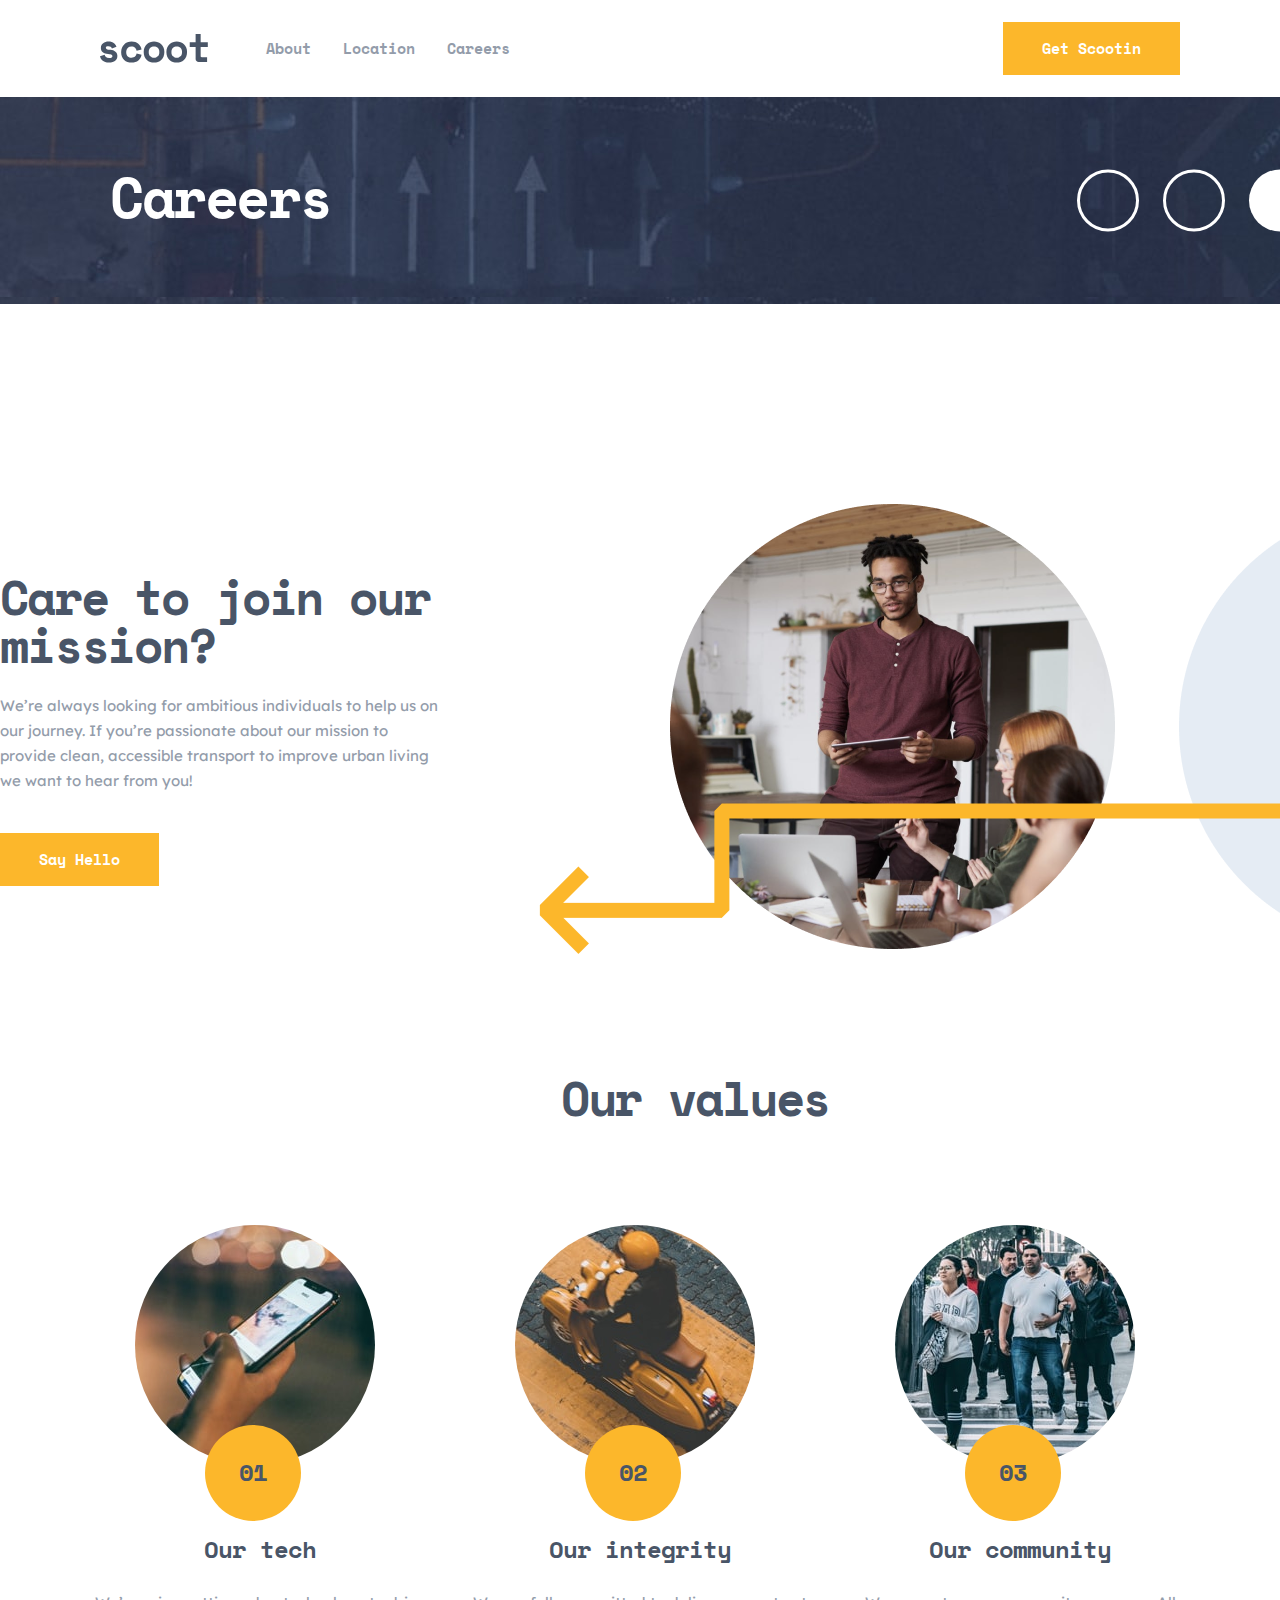
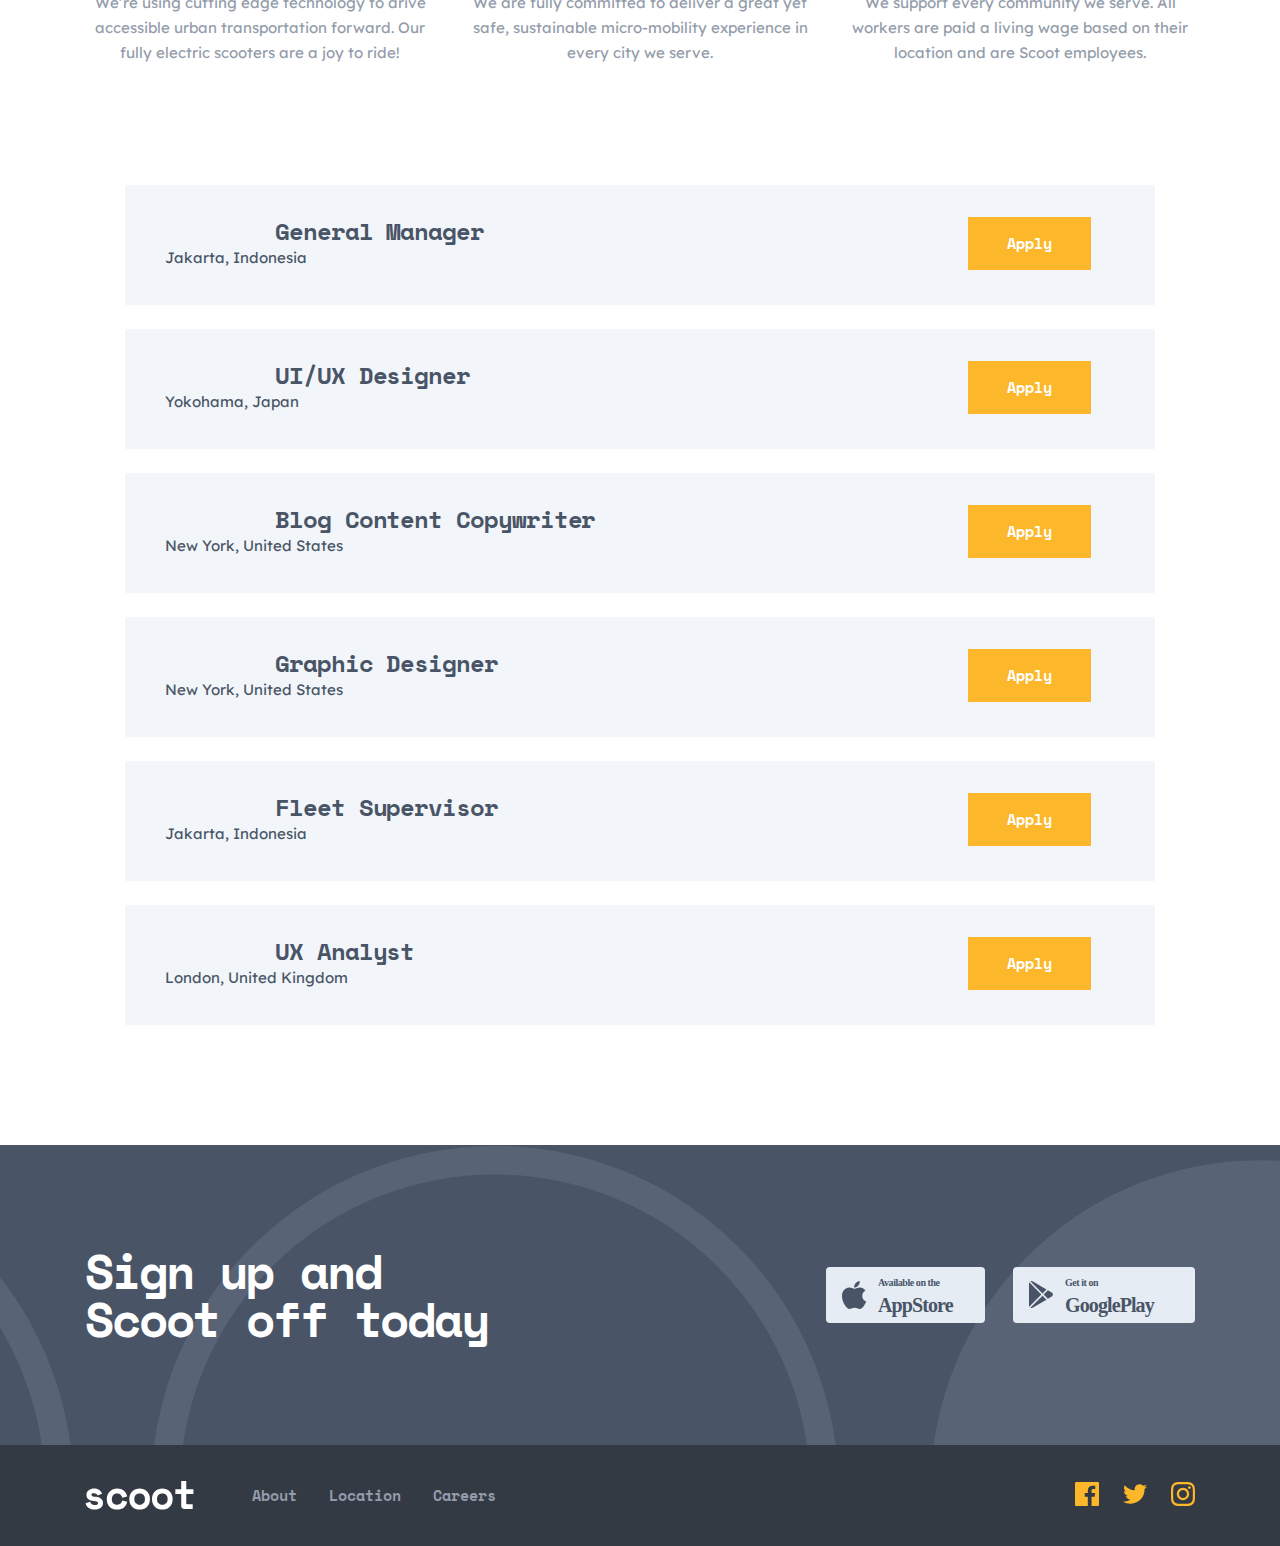
<file: careers.html>
<!DOCTYPE html>
<html lang="en">
<head>
  <meta charset="UTF-8">
  <meta name="viewport" content="width=device-width, initial-scale=1.0">
  
  <link rel="icon" type="image/png" sizes="32x32" href="./images/favicon-32x32.png">
  <link rel="stylesheet" href="assets/style/css/style.css">
  
  <title> Scoot</title>
</head>
<body>
  
  <!-- Header Section Start -->
  <header class="container">
    <menu>
      <nav>
        <div class="hamb-menu">
          <img src="assets/icons/hamburger.svg" alt="Mobile menu icon">
        </div>
        <div class="logo_menu">
          <a href="index.html">
            <img src="assets/logo.svg" alt="Logo">  
          </a>
          <ul>
            <li><a href="about.html">About</a></li>
            <li><a href="locations.html">Location</a></li>
            <li><a href="careers.html">Careers</a></li>
          </ul>
        </div>
        <div class="mobile-hiddin"></div>
        <button class="btn">
          <a href="#">
            Get Scootin
          </a>
        </button>
      </nav>
    </menu>
  </header>
  <!-- Header Section End -->
  
  <!-- Main Section Start -->
  <main>
    <!-- Banner Section Start -->
    <section class="careers-banner">
      <div class="c_banner-items banner-container">
        <h5>Careers</h5>
        <img src="assets/patterns/banner-circles.svg" alt="Circles">
      </div>
    </section>
    <!-- Banner Section End -->
    
    <!-- Page Main Section Start -->
    
    <!-- Mission Secion -->
    <div class="mission">
      <div class="mission__items">
        <div class="mission__text">
          <h4>Care to join our mission?</h4>
          <p>We’re always looking for ambitious individuals to help us on our journey. If you’re 
            passionate about our mission to provide clean, accessible transport to improve urban 
            living we want to hear from you!</p>
            <button class="btn">
              <a href="#">
                Say Hello
              </a>
            </button>
          </div>
          <div class="mission__image">
            <picture>
              <source media="(max-width:768px)" srcset="assets/images/join-us-mobile.png">
              <img src="assets/images/join-us.jpg" alt="Join Us">
            </picture>
          </div>
        </div>
      </div>
      <!-- Mission Secion -->
      
      <!-- For Join Section -->
      <section class="values container">
        <h5>Our values</h5>
        <div class="cards">
          <div class="card_1">
            <img src="assets/images/our-tech.jpg" alt="Our Tech">
            <div class="number">
              <p>01</p>
            </div>
            <h6>Our tech</h6>
            <div class="p-cards">
              <p>We’re using cutting edge technology to drive accessible urban transportation forward. Our fully electric scooters are a joy to ride!</p>
            </div>
          </div>
          <div class="card_2">
            <img src="assets/images/our-integrity.jpg" alt="Our Integrity">
            <div class="number">
              <p>02</p>
            </div>
            <h6>Our integrity</h6>
            <div class="p-cards">
              <p>We are fully committed to deliver a great yet safe, sustainable micro-mobility experience in every city we serve.</p>
            </div>
          </div>
          <div class="card_3">
            <img src="assets/images/our-community.jpg" alt="Our Community">
            <div class="number">
              <p>03</p>
            </div>
            <h6>Our community</h6>
            <div class="p-cards">
              <p>We support every community we serve. All workers are paid a living wage based on their location and are Scoot employees.</p>
            </div>
          </div>
        </div>
      </section>
      <!-- For Join Section -->
      
      <!-- Workers Section -->
      <section class="workers container">
        <div class="worker">
          <div class="people_info">
            <h5>General Manager</h5>
            <p>Jakarta, Indonesia</p>
          </div>
          <button class="btn">
            <a href="#">
              Apply
            </a>
          </button>
        </div>
        <div class="worker">
          <div class="people_info">
            <h5>UI/UX Designer</h5>
            <p>Yokohama, Japan</p>
          </div>
          <button class="btn">
            <a href="#">
              Apply
            </a>
          </button>
        </div>
        <div class="worker">
          <div class="people_info">
            <h5>Blog Content Copywriter</h5>
            <p>New York, United States</p>
          </div>
          <button class="btn">
            <a href="#">
              Apply
            </a>
          </button>
        </div>
        <div class="worker">
          <div class="people_info">
            <h5>Graphic Designer</h5>
            <p>New York, United States</p>
          </div>
          <button class="btn">
            <a href="#">
              Apply
            </a>
          </button>
        </div>
        <div class="worker">
          <div class="people_info">
            <h5>Fleet Supervisor</h5>
            <p>Jakarta, Indonesia</p>
          </div>
          <button class="btn">
            <a href="#">
              Apply
            </a>
          </button>
        </div>
        <div class="worker">
          <div class="people_info">
            <h5>UX Analyst</h5>
            <p>London, United Kingdom</p>
          </div>
          <button class="btn">
            <a href="#">
              Apply
            </a>
          </button>
        </div>
      </section>
      <!-- Workers Section -->
      
      <!-- Page Main Section End -->
    </main>
    <!-- Main Section End -->
    
    <!-- Footer Section Start -->
    <footer>
      <div class="footer__items ">
        <div class="footer-info container">
          <div class="info__text">
            <h5>Sign up and Scoot off today</h5>
          </div>
          <div class="download">
            <img src="assets/icons/app-store.svg" alt="App Store Icon">
            <img src="assets/icons/google-play.svg" alt="Google Play Icon">
          </div>
        </div>
      </div>
      <div class="navigation">
        <div class="navigation__items container">
          <div class="navbar">
            <div class="logo">
              <img src="assets/logo-footer.svg" alt="Logo">
            </div>
            <nav>
              <ul>
                <li><a href="about.html">About</a></li>
                <li><a href="locations.html">Location</a></li>
                <li><a href="careers.html">Careers</a></li>
              </ul>
            </nav>
          </div>
          <div class="social">
            <a href="#">
              <svg xmlns="http://www.w3.org/2000/svg" width="120" height="24" viewBox="0 0 120 24" fill="none">
                <path d="M22.675 0H1.325C0.593 0 0 0.593 0 1.325V22.676C0 23.407 0.593 24 1.325 24H12.82V14.706H9.692V11.084H12.82V8.413C12.82 5.313 14.713 3.625 17.479 3.625C18.804 3.625 19.942 3.724 20.274 3.768V7.008L18.356 7.009C16.852 7.009 16.561 7.724 16.561 8.772V11.085H20.148L19.681 14.707H16.561V24H22.677C23.407 24 24 23.407 24 22.675V1.325C24 0.593 23.407 0 22.675 0Z" fill="#FCB72B"/>
                <path fill-rule="evenodd" clip-rule="evenodd" d="M108 0C104.741 0 104.333 0.014 103.053 0.072C98.695 0.272 96.273 2.69 96.073 7.052C96.014 8.333 96 8.741 96 12C96 15.259 96.014 15.668 96.072 16.948C96.272 21.306 98.69 23.728 103.052 23.928C104.333 23.986 104.741 24 108 24C111.259 24 111.668 23.986 112.948 23.928C117.302 23.728 119.73 21.31 119.927 16.948C119.986 15.668 120 15.259 120 12C120 8.741 119.986 8.333 119.928 7.053C119.732 2.699 117.311 0.273 112.949 0.073C111.668 0.014 111.259 0 108 0ZM108 2.163C111.204 2.163 111.584 2.175 112.85 2.233C116.102 2.381 117.621 3.924 117.769 7.152C117.827 8.417 117.838 8.797 117.838 12.001C117.838 15.206 117.826 15.585 117.769 16.85C117.62 20.075 116.105 21.621 112.85 21.769C111.584 21.827 111.206 21.839 108 21.839C104.796 21.839 104.416 21.827 103.151 21.769C99.891 21.62 98.38 20.07 98.232 16.849C98.174 15.584 98.162 15.205 98.162 12C98.162 8.796 98.175 8.417 98.232 7.151C98.381 3.924 99.896 2.38 103.151 2.232C104.417 2.175 104.796 2.163 108 2.163ZM101.838 12C101.838 8.597 104.597 5.838 108 5.838C111.403 5.838 114.162 8.597 114.162 12C114.162 15.404 111.403 18.163 108 18.163C104.597 18.163 101.838 15.403 101.838 12ZM108 16C105.791 16 104 14.21 104 12C104 9.791 105.791 8 108 8C110.209 8 112 9.791 112 12C112 14.21 110.209 16 108 16ZM112.965 5.595C112.965 4.8 113.61 4.155 114.406 4.155C115.201 4.155 115.845 4.8 115.845 5.595C115.845 6.39 115.201 7.035 114.406 7.035C113.61 7.035 112.965 6.39 112.965 5.595Z" fill="#FCB72B"/>
                <path d="M72 4.55705C71.117 4.94905 70.168 5.21305 69.172 5.33205C70.189 4.72305 70.97 3.75805 71.337 2.60805C70.386 3.17205 69.332 3.58205 68.21 3.80305C67.313 2.84605 66.032 2.24805 64.616 2.24805C61.437 2.24805 59.101 5.21405 59.819 8.29305C55.728 8.08805 52.1 6.12805 49.671 3.14905C48.381 5.36205 49.002 8.25705 51.194 9.72305C50.388 9.69705 49.628 9.47605 48.965 9.10705C48.911 11.388 50.546 13.522 52.914 13.997C52.221 14.185 51.462 14.229 50.69 14.081C51.316 16.037 53.134 17.46 55.29 17.5C53.22 19.123 50.612 19.848 48 19.54C50.179 20.937 52.768 21.752 55.548 21.752C64.69 21.752 69.855 14.031 69.543 7.10605C70.505 6.41105 71.34 5.54405 72 4.55705Z" fill="#FCB72B"/>
                </svg>
            </a>
          </div>
        </div>
      </div>
    </footer>
    <!-- Footer Secion End -->
      
    </body>
    </html>
</file>
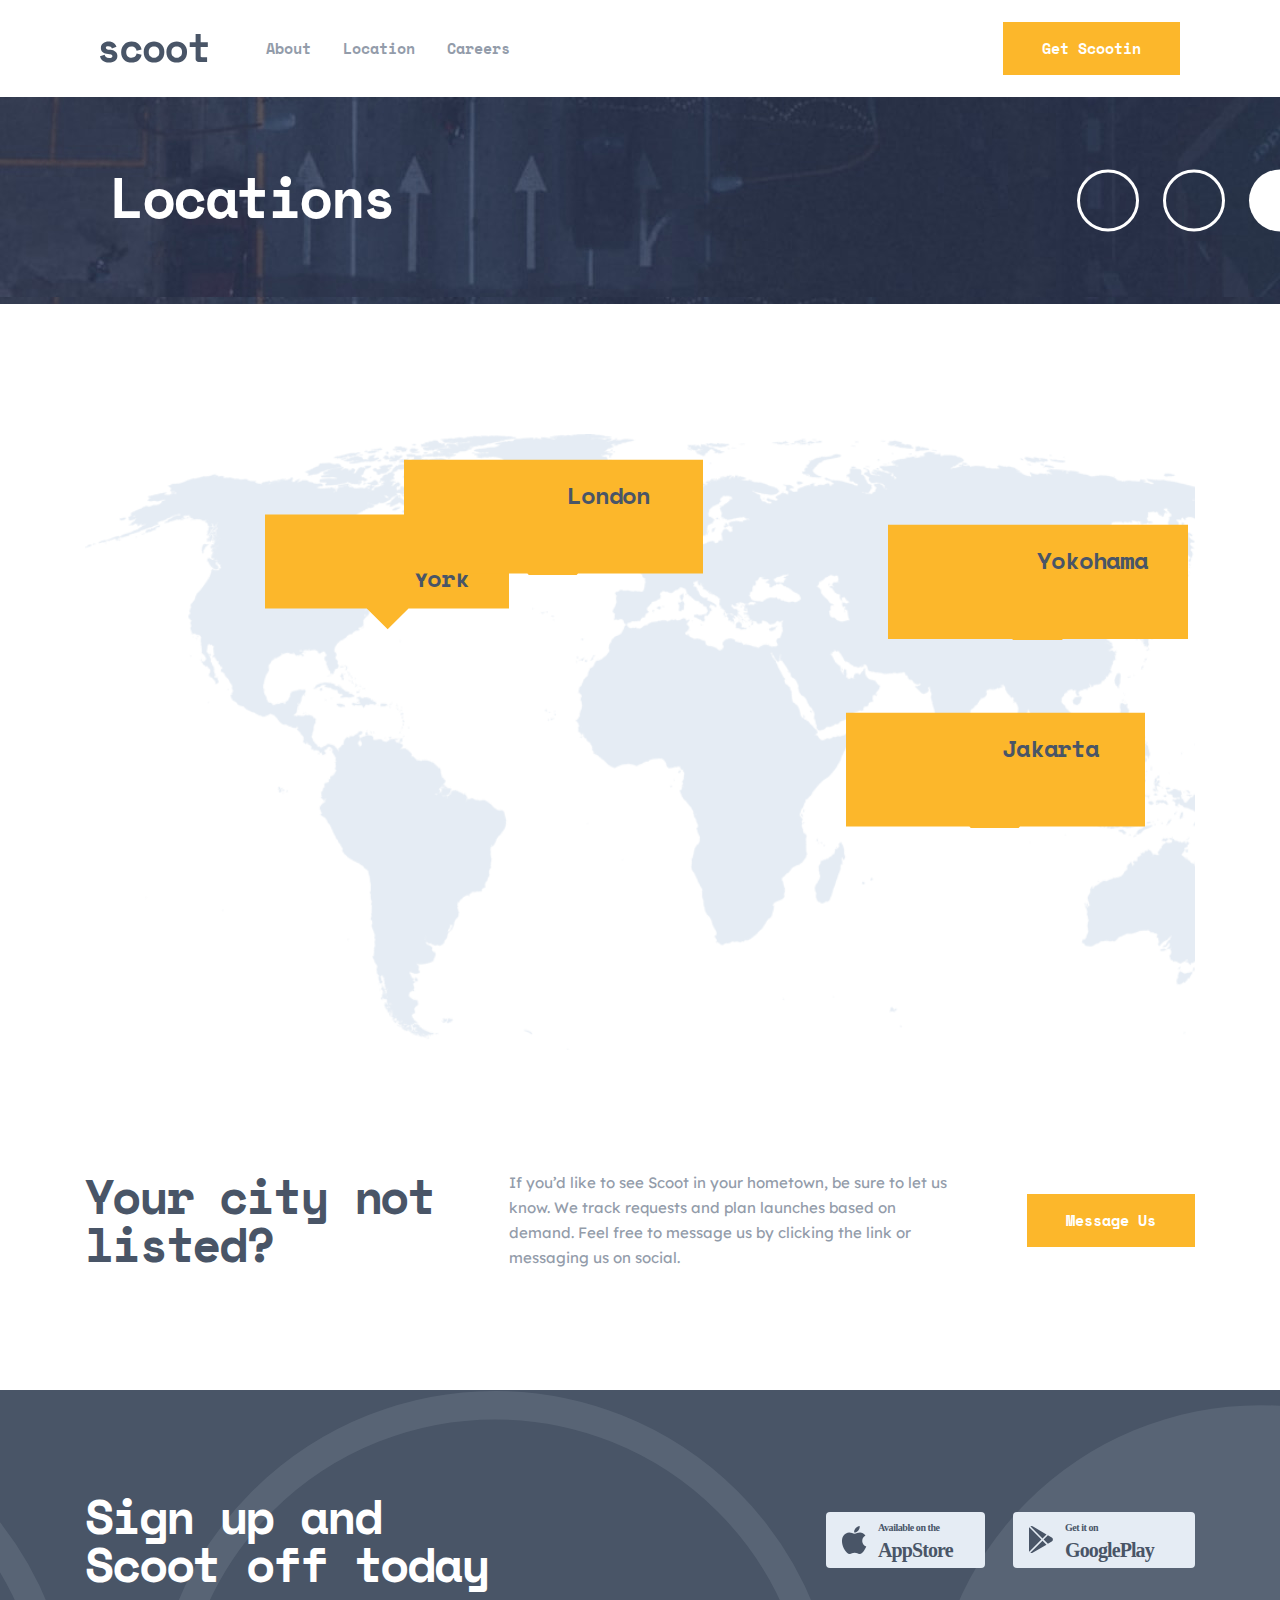
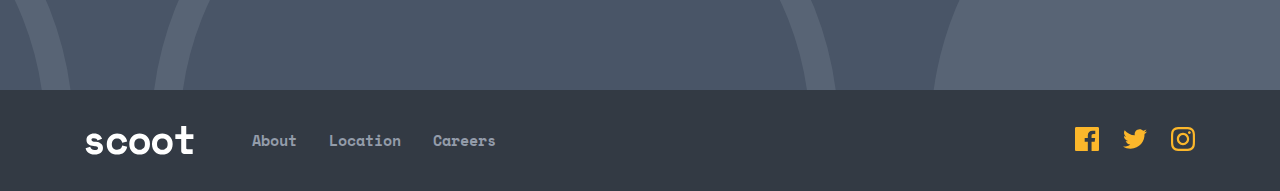
<file: locations.html>
<!DOCTYPE html>
<html lang="en">
<head>
  <meta charset="UTF-8">
  <meta name="viewport" content="width=device-width, initial-scale=1.0">
  
  <link rel="icon" type="image/png" sizes="32x32" href="./images/favicon-32x32.png">
  <link rel="stylesheet" href="assets/style/css/style.css">
  
  <title>| Scoot</title>
</head>
<body>
  
  <!-- Header Section Start -->
  <header class="container">
    <menu>
      <nav>
        <div class="hamb-menu">
          <img src="assets/icons/hamburger.svg" alt="Mobile menu icon">
        </div>
        <div class="logo_menu">
          <a href="index.html">
            <img src="assets/logo.svg" alt="Logo">  
          </a>
          <ul>
            <li><a href="about.html">About</a></li>
            <li><a href="locations.html">Location</a></li>
            <li><a href="careers.html">Careers</a></li>
          </ul>
        </div>
        <div class="mobile-hiddin"></div>
        <button class="btn">
          <a href="#">
            Get Scootin
          </a>
        </button>
      </nav>
    </menu>
  </header>
  <!-- Header Section End -->
  
  <!-- Main Section Start -->
  <main>
    <!-- Section Banner Start -->
    <section class="careers-banner">
      <div class="c_banner-items banner-container">
        <h5>Locations</h5>
        <img src="assets/patterns/banner-circles.svg" alt="Circles">
      </div>
    </section>
    <!-- Section Banner End -->
    
    <!-- Map Section Start -->
    <section class="map container">
      <div class="newyork">
        <h5>New York</h5>
      </div>
      <div class="london">
        <h5>London</h5>
      </div>
      <div class="yokohama">
        <h5>Yokohama</h5>
      </div>
      <div class="jakarta">
        <h5>Jakarta</h5>
      </div>
    </section>
    <!-- Map Section End -->
    
    <!-- Message Section Start -->
    <section class="message container">
      <h4>Your city not listed?</h4>
      <p>If you’d like to see Scoot in your hometown, be sure to let us know. We track 
        requests and plan launches based on demand. Feel free to message us by clicking 
        the link or messaging us on social.
      </p>
      <button class="btn">
        <a href="#">
          Message Us
        </a>
      </button>
    </section>
    <!-- Message Section End -->

  </main>
  <!-- Main Section End -->
  
  <!-- Footer Section Start -->
  <footer>
    <div class="footer__items ">
      <div class="footer-info container">
        <div class="info__text">
          <h5>Sign up and Scoot off today</h5>
        </div>
        <div class="download">
          <img src="assets/icons/app-store.svg" alt="App Store Icon">
          <img src="assets/icons/google-play.svg" alt="Google Play Icon">
        </div>
      </div>
    </div>
    <div class="navigation">
      <div class="navigation__items container">
        <div class="navbar">
          <div class="logo">
            <img src="assets/logo-footer.svg" alt="Logo">
          </div>
          <nav>
            <ul>
              <li><a href="about.html">About</a></li>
              <li><a href="locations.html">Location</a></li>
              <li><a href="careers.html">Careers</a></li>
            </ul>
          </nav>
        </div>
        <div class="social">
          <a href="#">
            <svg xmlns="http://www.w3.org/2000/svg" width="120" height="24" viewBox="0 0 120 24" fill="none">
              <path d="M22.675 0H1.325C0.593 0 0 0.593 0 1.325V22.676C0 23.407 0.593 24 1.325 24H12.82V14.706H9.692V11.084H12.82V8.413C12.82 5.313 14.713 3.625 17.479 3.625C18.804 3.625 19.942 3.724 20.274 3.768V7.008L18.356 7.009C16.852 7.009 16.561 7.724 16.561 8.772V11.085H20.148L19.681 14.707H16.561V24H22.677C23.407 24 24 23.407 24 22.675V1.325C24 0.593 23.407 0 22.675 0Z" fill="#FCB72B"/>
              <path fill-rule="evenodd" clip-rule="evenodd" d="M108 0C104.741 0 104.333 0.014 103.053 0.072C98.695 0.272 96.273 2.69 96.073 7.052C96.014 8.333 96 8.741 96 12C96 15.259 96.014 15.668 96.072 16.948C96.272 21.306 98.69 23.728 103.052 23.928C104.333 23.986 104.741 24 108 24C111.259 24 111.668 23.986 112.948 23.928C117.302 23.728 119.73 21.31 119.927 16.948C119.986 15.668 120 15.259 120 12C120 8.741 119.986 8.333 119.928 7.053C119.732 2.699 117.311 0.273 112.949 0.073C111.668 0.014 111.259 0 108 0ZM108 2.163C111.204 2.163 111.584 2.175 112.85 2.233C116.102 2.381 117.621 3.924 117.769 7.152C117.827 8.417 117.838 8.797 117.838 12.001C117.838 15.206 117.826 15.585 117.769 16.85C117.62 20.075 116.105 21.621 112.85 21.769C111.584 21.827 111.206 21.839 108 21.839C104.796 21.839 104.416 21.827 103.151 21.769C99.891 21.62 98.38 20.07 98.232 16.849C98.174 15.584 98.162 15.205 98.162 12C98.162 8.796 98.175 8.417 98.232 7.151C98.381 3.924 99.896 2.38 103.151 2.232C104.417 2.175 104.796 2.163 108 2.163ZM101.838 12C101.838 8.597 104.597 5.838 108 5.838C111.403 5.838 114.162 8.597 114.162 12C114.162 15.404 111.403 18.163 108 18.163C104.597 18.163 101.838 15.403 101.838 12ZM108 16C105.791 16 104 14.21 104 12C104 9.791 105.791 8 108 8C110.209 8 112 9.791 112 12C112 14.21 110.209 16 108 16ZM112.965 5.595C112.965 4.8 113.61 4.155 114.406 4.155C115.201 4.155 115.845 4.8 115.845 5.595C115.845 6.39 115.201 7.035 114.406 7.035C113.61 7.035 112.965 6.39 112.965 5.595Z" fill="#FCB72B"/>
              <path d="M72 4.55705C71.117 4.94905 70.168 5.21305 69.172 5.33205C70.189 4.72305 70.97 3.75805 71.337 2.60805C70.386 3.17205 69.332 3.58205 68.21 3.80305C67.313 2.84605 66.032 2.24805 64.616 2.24805C61.437 2.24805 59.101 5.21405 59.819 8.29305C55.728 8.08805 52.1 6.12805 49.671 3.14905C48.381 5.36205 49.002 8.25705 51.194 9.72305C50.388 9.69705 49.628 9.47605 48.965 9.10705C48.911 11.388 50.546 13.522 52.914 13.997C52.221 14.185 51.462 14.229 50.69 14.081C51.316 16.037 53.134 17.46 55.29 17.5C53.22 19.123 50.612 19.848 48 19.54C50.179 20.937 52.768 21.752 55.548 21.752C64.69 21.752 69.855 14.031 69.543 7.10605C70.505 6.41105 71.34 5.54405 72 4.55705Z" fill="#FCB72B"/>
              </svg>
          </a>
        </div>
      </div>
    </div>
  </footer>
  <!-- Footer Section End -->
  
  </body>
  </html>
</file>
<file: assets/style/css/style.css>
@import url("https://fonts.googleapis.com/css2?family=Lexend+Deca&family=Space+Mono:wght@700&display=swap");
@import url("https://fonts.googleapis.com/css2?family=Lexend+Deca&family=Space+Mono:wght@700&display=swap");
* {
  margin: 0;
  padding: 0;
  box-sizing: border-box;
}

button {
  box-sizing: border-box;
}

img {
  display: block;
}

a {
  color: inherit;
  text-decoration: none;
}

li {
  list-style: none;
}

.container {
  max-width: 1110px;
  margin: 0 auto;
}

.banner-container {
  display: flex;
  justify-content: flex-end;
  width: 1350px;
}

.big-container {
  max-width: 1560px;
  margin: 0 auto;
}

* {
  margin: 0;
  padding: 0;
  box-sizing: border-box;
}

button {
  box-sizing: border-box;
}

img {
  display: block;
}

a {
  color: inherit;
  text-decoration: none;
}

li {
  list-style: none;
}

.container {
  max-width: 1110px;
  margin: 0 auto;
}

.banner-container {
  display: flex;
  justify-content: flex-end;
  width: 1350px;
}

.big-container {
  max-width: 1560px;
  margin: 0 auto;
}

header {
  padding: 0px 15px;
}
header menu nav {
  display: flex;
  align-items: center;
  justify-content: space-between;
  padding: 22px 0px;
}
header menu nav .hamb-menu {
  display: none;
}
header menu nav .logo_menu {
  display: flex;
  align-items: center;
  -moz-column-gap: 58.18px;
       column-gap: 58.18px;
}
header menu nav .logo_menu ul {
  display: flex;
  -moz-column-gap: 32px;
       column-gap: 32px;
}
header menu nav .logo_menu ul li a {
  color: #939CAA;
  font-family: Space Mono;
  font-size: 15px;
  font-style: normal;
  font-weight: 700;
  line-height: 25px;
  transition: 0.5s;
}
header menu nav .logo_menu ul li a:hover {
  color: #FCB72B;
}
header menu nav .mobile-hiddin {
  display: none;
}

@media only screen and (max-width: 768px) {
  header menu nav .hamb-menu {
    display: block;
  }
  header menu nav .logo_menu ul {
    display: none;
  }
  header menu nav .mobile-hiddin {
    display: block;
  }
  header menu nav .btn {
    display: none;
  }
}
footer {
  background-color: #495567;
  width: 100%;
}
footer .footer__items {
  background-image: url(../../patterns/white-circles.svg);
  background-size: cover;
  background-position: bottom right;
}
footer .footer__items .footer-info {
  display: flex;
  align-items: center;
  justify-content: space-between;
}
footer .footer__items .footer-info .info__text h5 {
  padding: 102px 0px;
  max-width: 415px;
  color: #FFF;
  font-family: Space Mono;
  font-size: 48px;
  font-weight: 700;
  line-height: 48px;
  letter-spacing: -2.143px;
}
footer .footer__items .footer-info .download {
  display: flex;
  -moz-column-gap: 28px;
       column-gap: 28px;
}
footer .navigation {
  width: 100%;
  background-color: #333A44;
  padding: 0px 15px;
}
footer .navigation .navigation__items {
  padding: 36px 0px;
  display: flex;
  align-items: center;
  justify-content: space-between;
}
footer .navigation .navigation__items .navbar {
  display: flex;
  align-items: center;
  -moz-column-gap: 58.18px;
       column-gap: 58.18px;
}
footer .navigation .navigation__items .navbar nav ul {
  display: flex;
  -moz-column-gap: 32px;
       column-gap: 32px;
}
footer .navigation .navigation__items .navbar nav ul li a {
  color: #939CAA;
  font-family: Space Mono;
  font-size: 15px;
  font-style: normal;
  font-weight: 700;
  line-height: 25px;
  transition: 0.5s;
}
footer .navigation .navigation__items .navbar nav ul li a:hover {
  color: #FCB72B;
}

@media only screen and (max-width: 1024px) {
  footer {
    background-color: #495567;
    width: 100%;
  }
  footer .footer__items {
    background-image: url(../../patterns/white-circles-tablet.svg);
    background-size: cover;
    background-position: bottom right;
  }
  footer .footer__items .footer-info {
    display: flex;
    flex-direction: column;
  }
  footer .footer__items .footer-info .info__text h5 {
    width: 457px;
    color: #FFF;
    text-align: center;
    font-family: Space Mono;
    font-size: 48px;
    font-weight: 700;
    line-height: 48px;
    letter-spacing: -2.143px;
  }
  footer .footer__items .footer-info .download {
    padding-bottom: 62px;
  }
  footer .footer__items .footer-info .download img {
    width: 113px;
  }
}
@media only screen and (max-width: 768px) {
  footer .footer__items .footer-info .info__text h5 {
    max-width: 311px;
    text-align: center;
  }
  footer .navigation__items {
    display: flex;
    flex-direction: column;
    row-gap: 85px;
  }
  footer .navigation__items .navbar {
    flex-direction: column;
    row-gap: 41.44px;
  }
  footer .navigation__items .navbar nav ul {
    flex-direction: column;
    align-items: center;
    row-gap: 16px;
  }
}
.banner {
  background-image: url(../../../../../assets/images/home-hero-desktop.jpg);
  background-size: cover;
}
.banner .banner__items {
  padding: 153px 15px;
}
.banner .banner__items h1 {
  max-width: 500px;
  color: #FFF;
  font-family: Space Mono;
  font-size: 56px;
  font-style: normal;
  font-weight: 700;
  line-height: 56px;
  letter-spacing: -2.5px;
}
.banner .banner__items p {
  padding-top: 40px;
  max-width: 405px;
  color: #FFF;
  font-family: Lexend Deca;
  font-size: 15px;
  font-style: normal;
  font-weight: 400;
  line-height: 25px;
}
.banner .banner__items .btn {
  margin-top: 40px;
}

@media only screen and (max-width: 1340px) {
  h5 {
    padding-left: 110px;
  }
}
@media only screen and (max-width: 1024px) {
  .banner {
    background-image: url(../../../../../assets/images/home-hero-tablet.jpg);
  }
  .banner .banner__items {
    display: flex;
    flex-direction: column;
    align-items: center;
  }
  .banner .banner__items h1 {
    text-align: center;
  }
  .banner .banner__items p {
    text-align: center;
    max-width: 573px;
  }
}
@media only screen and (max-width: 566px) {
  .banner {
    background-image: url(../../../../../assets/images/home-hero-mobile.jpg);
  }
}
@media only screen and (max-width: 500px) {
  .banner .banner__items p {
    max-width: 311px;
  }
}
.delivery {
  max-width: 1110px;
  margin: 0 auto;
}
.delivery .line {
  display: flex;
  align-items: center;
  justify-content: space-between;
  max-width: 840px;
  height: 15px;
  background-color: #E5ECF4;
  margin-top: 208px;
}
.delivery .text_item {
  display: flex;
  padding-top: 60px;
}
.delivery .text_item #item h3 {
  color: #495567;
  font-family: Space Mono;
  font-size: 24px;
  font-style: normal;
  font-weight: 700;
  line-height: 28px;
  letter-spacing: -1.071px;
}
.delivery .text_item #item p {
  max-width: 350px;
  color: #939CAA;
  font-family: Lexend Deca;
  font-size: 15px;
  font-style: normal;
  font-weight: 400;
  line-height: 25px;
}
.delivery .text_item .scooter {
  margin-left: 30px;
}
.delivery .text_item .ride {
  margin-left: 30px;
}

.delivery_mobile {
  display: none;
}

@media only screen and (max-width: 1024px) {
  .delivery {
    display: flex;
    flex-direction: row;
    margin-left: 97px;
  }
  .delivery .line {
    display: flex;
    align-items: center;
    flex-direction: column;
    justify-content: space-between;
    max-width: 15px;
    height: 420px;
    background-color: #E5ECF4;
    margin-top: 208px;
  }
  .delivery .text_item {
    display: flex;
    flex-direction: column;
    justify-content: space-between;
    padding-top: 180px;
  }
  .delivery .text_item #item {
    padding-left: 120px;
  }
  .delivery .text_item #item h3 {
    color: #495567;
    font-family: Space Mono;
    font-size: 24px;
    font-style: normal;
    font-weight: 700;
    line-height: 28px;
    letter-spacing: -1.071px;
  }
  .delivery .text_item #item p {
    max-width: 350px;
    color: #939CAA;
    font-family: Lexend Deca;
    font-size: 15px;
    font-style: normal;
    font-weight: 400;
    line-height: 25px;
  }
  .delivery .text_item .scooter {
    margin-top: 0px;
    margin-left: 0px;
  }
  .delivery .text_item .ride {
    margin-top: 0;
    margin-left: 0px;
  }
}
@media only screen and (max-width: 640px) {
  .delivery {
    display: none;
  }
  .delivery_mobile {
    display: flex;
    flex-direction: column;
    max-width: 1110px;
    margin: 0 auto;
    padding-top: 72px;
  }
  .delivery_mobile .mobile_item {
    margin-top: 48px;
  }
  .delivery_mobile .mobile_item img {
    display: flex;
    align-items: center;
    margin: 0 auto;
    padding-bottom: 24px;
  }
  .delivery_mobile .mobile_item h3 {
    max-width: 200px;
    color: #495567;
    text-align: center;
    font-family: Space Mono;
    font-size: 20px;
    font-style: normal;
    font-weight: 700;
    line-height: 28px;
    letter-spacing: -0.893px;
    padding-bottom: 24px;
    margin: 0 auto;
  }
  .delivery_mobile .mobile_item p {
    max-width: 311px;
    margin: 0 auto;
    color: #939CAA;
    text-align: center;
    font-family: Lexend Deca;
    font-size: 15px;
    font-style: normal;
    font-weight: 400;
    line-height: 25px;
  }
}
.telemetry {
  display: flex;
  align-items: center;
  justify-content: flex-end;
  margin: 0 auto;
  padding-top: 200px;
}
.telemetry .telemetry__items {
  display: flex;
  justify-content: space-between;
  align-items: center;
  width: 1350px;
}
.telemetry .telemetry__items .telemetry__text h4 {
  max-width: 445px;
  color: #495567;
  font-family: Space Mono;
  font-size: 48px;
  font-style: normal;
  font-weight: 700;
  line-height: 48px;
  letter-spacing: -2.143px;
}
.telemetry .telemetry__items .telemetry__text p {
  max-width: 445px;
  padding-top: 24px;
  color: #939CAA;
  font-family: Lexend Deca;
  font-size: 15px;
  font-style: normal;
  font-weight: 400;
  line-height: 25px;
}
.telemetry .telemetry__items .telemetry__text .btn {
  box-sizing: border-box;
  margin-top: 40px;
}
.telemetry .telemetry__items .telemetry-img .ava {
  display: none;
}

.city {
  display: flex;
  align-items: center;
  justify-content: flex-start;
  margin: 0 auto;
  padding-top: 200px;
}
.city .city_items {
  display: flex;
  justify-content: space-between;
  align-items: center;
  width: 1350px;
}
.city .city_items .city_text h4 {
  max-width: 445px;
  color: #495567;
  font-family: Space Mono;
  font-size: 48px;
  font-style: normal;
  font-weight: 700;
  line-height: 48px;
  letter-spacing: -2.143px;
}
.city .city_items .city_text p {
  max-width: 445px;
  padding-top: 24px;
  color: #939CAA;
  font-family: Lexend Deca;
  font-size: 15px;
  font-style: normal;
  font-weight: 400;
  line-height: 25px;
}
.city .city_items .city_text .btn {
  box-sizing: border-box;
  margin-top: 40px;
}
.city .city_items .telemetry__image .ava {
  position: relative;
}
.city .city_items .telemetry__image .icon {
  position: absolute;
}

.payment {
  display: flex;
  align-items: center;
  justify-content: flex-end;
  margin: 0 auto;
  padding-top: 200px;
  padding-bottom: 200px;
}
.payment .payment__items {
  display: flex;
  justify-content: space-between;
  align-items: center;
  width: 1350px;
}
.payment .payment__items .payment__text h4 {
  max-width: 445px;
  color: #495567;
  font-family: Space Mono;
  font-size: 48px;
  font-style: normal;
  font-weight: 700;
  line-height: 48px;
  letter-spacing: -2.143px;
}
.payment .payment__items .payment__text p {
  max-width: 445px;
  padding-top: 24px;
  color: #939CAA;
  font-family: Lexend Deca;
  font-size: 15px;
  font-style: normal;
  font-weight: 400;
  line-height: 25px;
}
.payment .payment__items .payment__text .btn {
  box-sizing: border-box;
  margin-top: 40px;
}

@media only screen and (max-width: 1024px) {
  .telemetry .telemetry__items {
    display: flex;
    flex-direction: column-reverse;
    justify-content: space-between;
    align-items: center;
    width: 1350px;
  }
  .telemetry .telemetry__items .telemetry__text {
    display: flex;
    flex-direction: column;
    align-items: center;
  }
  .telemetry .telemetry__items .telemetry__text h4 {
    padding-top: 56px;
    color: #495567;
    text-align: center;
    font-family: Space Mono;
    font-size: 48px;
    font-style: normal;
    font-weight: 700;
    line-height: 48px;
    letter-spacing: -2.143px;
  }
  .telemetry .telemetry__items .telemetry__text p {
    max-width: 573px;
    color: #939CAA;
    text-align: center;
    font-family: Lexend Deca;
    font-size: 15px;
    font-style: normal;
    font-weight: 400;
    line-height: 25px;
  }
}
@media only screen and (max-width: 768px) {
  .telemetry .telemetry__items {
    display: flex;
    flex-direction: column-reverse;
    justify-content: space-between;
    align-items: center;
    width: 1350px;
  }
  .telemetry .telemetry__items .telemetry__text {
    display: flex;
    flex-direction: column;
    align-items: center;
  }
  .telemetry .telemetry__items .telemetry__text h4 {
    width: 311px;
    color: #495567;
    text-align: center;
    font-family: Space Mono;
    font-size: 32px;
    font-style: normal;
    font-weight: 700;
    line-height: 32px;
    letter-spacing: -1.429px;
  }
  .telemetry .telemetry__items .telemetry__text p {
    width: 311px;
    color: #939CAA;
    text-align: center;
    font-family: Lexend Deca;
    font-size: 15px;
    font-style: normal;
    font-weight: 400;
    line-height: 25px;
  }
}
@media only screen and (max-width: 1024px) {
  .city {
    display: flex;
    align-items: center;
    justify-content: flex-end;
    margin: 0 auto;
    padding-top: 200px;
  }
  .city .city_items {
    display: flex;
    flex-direction: column;
    justify-content: space-between;
    align-items: center;
    width: 1350px;
  }
  .city .city_items .city_text {
    display: flex;
    flex-direction: column;
    align-items: center;
  }
  .city .city_items .city_text h4 {
    padding-top: 56px;
    color: #495567;
    text-align: center;
    font-family: Space Mono;
    font-size: 48px;
    font-style: normal;
    font-weight: 700;
    line-height: 48px;
    letter-spacing: -2.143px;
  }
  .city .city_items .city_text p {
    max-width: 573px;
    color: #939CAA;
    text-align: center;
    font-family: Lexend Deca;
    font-size: 15px;
    font-style: normal;
    font-weight: 400;
    line-height: 25px;
  }
}
@media only screen and (max-width: 768px) {
  .city .city_items {
    display: flex;
    flex-direction: column;
    justify-content: space-between;
    align-items: center;
    width: 1350px;
  }
  .city .city_items .city_text {
    display: flex;
    flex-direction: column;
    align-items: center;
  }
  .city .city_items .city_text h4 {
    width: 311px;
    color: #495567;
    text-align: center;
    font-family: Space Mono;
    font-size: 32px;
    font-style: normal;
    font-weight: 700;
    line-height: 32px;
    letter-spacing: -1.429px;
  }
  .city .city_items .city_text p {
    width: 311px;
    color: #939CAA;
    text-align: center;
    font-family: Lexend Deca;
    font-size: 15px;
    font-style: normal;
    font-weight: 400;
    line-height: 25px;
  }
}
@media only screen and (max-width: 1024px) {
  .payment .payment__items {
    display: flex;
    flex-direction: column-reverse;
    justify-content: space-between;
    align-items: center;
    width: 1350px;
  }
  .payment .payment__items .payment__text {
    display: flex;
    flex-direction: column;
    align-items: center;
  }
  .payment .payment__items .payment__text h4 {
    padding-top: 56px;
    color: #495567;
    text-align: center;
    font-family: Space Mono;
    font-size: 48px;
    font-style: normal;
    font-weight: 700;
    line-height: 48px;
    letter-spacing: -2.143px;
  }
  .payment .payment__items .payment__text p {
    max-width: 573px;
    color: #939CAA;
    text-align: center;
    font-family: Lexend Deca;
    font-size: 15px;
    font-style: normal;
    font-weight: 400;
    line-height: 25px;
  }
}
@media only screen and (max-width: 768px) {
  .payment .payment__items {
    display: flex;
    flex-direction: column-reverse;
    justify-content: space-between;
    align-items: center;
    width: 1350px;
  }
  .payment .payment__items .payment__text {
    display: flex;
    flex-direction: column;
    align-items: center;
  }
  .payment .payment__items .payment__text h4 {
    width: 311px;
    color: #495567;
    text-align: center;
    font-family: Space Mono;
    font-size: 32px;
    font-style: normal;
    font-weight: 700;
    line-height: 32px;
    letter-spacing: -1.429px;
  }
  .payment .payment__items .payment__text p {
    width: 311px;
    color: #939CAA;
    text-align: center;
    font-family: Lexend Deca;
    font-size: 15px;
    font-style: normal;
    font-weight: 400;
    line-height: 25px;
  }
}
.about-banner {
  display: flex;
  justify-content: flex-end;
  background-image: url(../../images/about-hero-desktop.jpg);
}
.about-banner .a_banner-items {
  justify-content: space-between;
  padding: 72px 0px;
}
.about-banner .a_banner-items h5 {
  color: #FFF;
  font-family: Space Mono;
  font-size: 56px;
  font-weight: 700;
  line-height: 56px;
  letter-spacing: -2.5px;
}

@media only screen and (max-width: 1110px) {
  .about-banner h5 {
    padding-left: 20px;
  }
}
@media only screen and (max-width: 1024px) {
  .about-banner {
    background-image: url(../../images/about-hero-tablet.jpg);
  }
  .about-banner h5 {
    padding-left: 97px;
  }
}
@media only screen and (max-width: 768px) {
  .about-banner {
    display: flex;
    justify-content: flex-end;
    background-image: url(../../images/about-hero-desktop.jpg);
  }
  .about-banner .a_banner-items {
    display: flex;
    flex-direction: row;
    align-items: center;
    justify-content: center;
    width: 1350px;
    padding: 72px 0px;
  }
  .about-banner .a_banner-items h5 {
    padding-left: 0px;
  }
  .about-banner .a_banner-items img {
    display: none;
  }
}
.digital {
  display: flex;
  align-items: center;
  justify-content: flex-end;
  margin: 0 auto;
  padding-top: 120px;
}
.digital .digital__items {
  display: flex;
  justify-content: space-between;
  align-items: center;
  width: 1350px;
}
.digital .digital__items .digital__text h4 {
  max-width: 445px;
  color: #495567;
  font-family: Space Mono;
  font-size: 48px;
  font-style: normal;
  font-weight: 700;
  line-height: 48px;
  letter-spacing: -2.143px;
}
.digital .digital__items .digital__text p {
  max-width: 445px;
  padding-top: 24px;
  color: #939CAA;
  font-family: Lexend Deca;
  font-size: 15px;
  font-style: normal;
  font-weight: 400;
  line-height: 25px;
}
.digital .digital__items .digital-img .ava {
  display: none;
}

.urban {
  display: flex;
  align-items: center;
  justify-content: flex-start;
  margin: 0 auto;
  padding-top: 120px;
}
.urban .urban_items {
  display: flex;
  justify-content: space-between;
  align-items: center;
  width: 1350px;
}
.urban .urban_items .urban_text h4 {
  max-width: 445px;
  color: #495567;
  font-family: Space Mono;
  font-size: 48px;
  font-style: normal;
  font-weight: 700;
  line-height: 48px;
  letter-spacing: -2.143px;
}
.urban .urban_items .urban_text p {
  max-width: 445px;
  padding-top: 24px;
  color: #939CAA;
  font-family: Lexend Deca;
  font-size: 15px;
  font-style: normal;
  font-weight: 400;
  line-height: 25px;
}

@media only screen and (max-width: 1024px) {
  .digital .digital__items {
    display: flex;
    flex-direction: column-reverse;
    justify-content: space-between;
    align-items: center;
    width: 1350px;
  }
  .digital .digital__items .digital__text {
    display: flex;
    flex-direction: column;
    align-items: center;
  }
  .digital .digital__items .digital__text h4 {
    padding-top: 56px;
    color: #495567;
    text-align: center;
    font-family: Space Mono;
    font-size: 48px;
    font-style: normal;
    font-weight: 700;
    line-height: 48px;
    letter-spacing: -2.143px;
  }
  .digital .digital__items .digital__text p {
    max-width: 573px;
    color: #939CAA;
    text-align: center;
    font-family: Lexend Deca;
    font-size: 15px;
    font-style: normal;
    font-weight: 400;
    line-height: 25px;
  }
}
@media only screen and (max-width: 768px) {
  .digital .digital__items {
    display: flex;
    flex-direction: column-reverse;
    justify-content: space-between;
    align-items: center;
    width: 1350px;
  }
  .digital .digital__items .digital__text {
    display: flex;
    flex-direction: column;
    align-items: center;
  }
  .digital .digital__items .digital__text h4 {
    width: 311px;
    color: #495567;
    text-align: center;
    font-family: Space Mono;
    font-size: 32px;
    font-style: normal;
    font-weight: 700;
    line-height: 32px;
    letter-spacing: -1.429px;
  }
  .digital .digital__items .digital__text p {
    width: 311px;
    color: #939CAA;
    text-align: center;
    font-family: Lexend Deca;
    font-size: 15px;
    font-style: normal;
    font-weight: 400;
    line-height: 25px;
  }
}
@media only screen and (max-width: 1024px) {
  .urban {
    display: flex;
    align-items: center;
    justify-content: flex-end;
    margin: 0 auto;
    padding-top: 200px;
  }
  .urban .urban_items {
    display: flex;
    flex-direction: column;
    justify-content: space-between;
    align-items: center;
    width: 1350px;
  }
  .urban .urban_items .urban_text {
    display: flex;
    flex-direction: column;
    align-items: center;
  }
  .urban .urban_items .urban_text h4 {
    padding-top: 56px;
    color: #495567;
    text-align: center;
    font-family: Space Mono;
    font-size: 48px;
    font-style: normal;
    font-weight: 700;
    line-height: 48px;
    letter-spacing: -2.143px;
  }
  .urban .urban_items .urban_text p {
    max-width: 573px;
    color: #939CAA;
    text-align: center;
    font-family: Lexend Deca;
    font-size: 15px;
    font-style: normal;
    font-weight: 400;
    line-height: 25px;
  }
}
@media only screen and (max-width: 768px) {
  .urban .urban_items {
    display: flex;
    flex-direction: column;
    justify-content: space-between;
    align-items: center;
    width: 1350px;
  }
  .urban .urban_items .urban_text {
    display: flex;
    flex-direction: column;
    align-items: center;
  }
  .urban .urban_items .urban_text h4 {
    width: 311px;
    color: #495567;
    text-align: center;
    font-family: Space Mono;
    font-size: 32px;
    font-style: normal;
    font-weight: 700;
    line-height: 32px;
    letter-spacing: -1.429px;
  }
  .urban .urban_items .urban_text p {
    width: 311px;
    color: #939CAA;
    text-align: center;
    font-family: Lexend Deca;
    font-size: 15px;
    font-style: normal;
    font-weight: 400;
    line-height: 25px;
  }
}
.values h5 {
  padding-top: 120px;
  color: #495567;
  text-align: center;
  font-family: Space Mono;
  font-size: 48px;
  font-style: normal;
  font-weight: 700;
  line-height: 48px;
  letter-spacing: -2.143px;
}
.values .cards {
  display: flex;
  align-items: center;
  justify-content: space-between;
  padding-top: 103px;
}
.values .cards img {
  position: relative;
  border-radius: 50%;
  width: 240px;
  transform: translateX(50px);
}
.values .cards h6 {
  padding-top: 70px;
  max-width: 350px;
  color: #495567;
  text-align: center;
  font-family: Space Mono;
  font-size: 24px;
  font-style: normal;
  font-weight: 700;
  line-height: 28px;
  letter-spacing: -1.071px;
}
.values .cards .number {
  position: absolute;
  background-color: #FCB72B;
  width: 96px;
  height: 96px;
  border-radius: 50%;
  transform: translate(120px, -40px);
}
.values .cards .number p {
  padding-top: 33px;
  color: #495567;
  text-align: center;
  font-family: Space Mono;
  font-size: 24px;
  font-style: normal;
  font-weight: 700;
  line-height: 28px;
  letter-spacing: -1.071px;
}
.values .cards .p-cards p {
  padding-top: 27px;
  max-width: 350px;
  color: #939CAA;
  text-align: center;
  font-family: Lexend Deca;
  font-size: 15px;
  font-style: normal;
  font-weight: 400;
  line-height: 25px;
}

@media only screen and (max-width: 1024px) {
  .values .cards {
    display: flex;
    flex-direction: column;
    align-items: center;
    justify-content: space-between;
  }
  .values .cards .card_2 {
    padding-top: 55px;
  }
  .values .cards .card_3 {
    padding-top: 55px;
  }
  .values .cards img {
    position: relative;
    border-radius: 50%;
    width: 240px;
    transform: translateX(50px);
  }
  .values .cards .number {
    position: absolute;
    background-color: #FCB72B;
    width: 96px;
    height: 96px;
    border-radius: 50%;
    transform: translate(120px, -40px);
  }
  .values .cards .number p {
    padding-top: 33px;
    color: #495567;
    text-align: center;
    font-family: Space Mono;
    font-size: 24px;
    font-style: normal;
    font-weight: 700;
    line-height: 28px;
    letter-spacing: -1.071px;
  }
  .values .cards .p-cards p {
    padding-top: 27px;
    max-width: 350px;
    color: #939CAA;
    text-align: center;
    font-family: Lexend Deca;
    font-size: 15px;
    font-style: normal;
    font-weight: 400;
    line-height: 25px;
  }
}
.faqs {
  padding-bottom: 120px;
}
.faqs h5 {
  padding-top: 120px;
  color: #495567;
  text-align: center;
  font-family: Space Mono;
  font-size: 48px;
  font-style: normal;
  font-weight: 700;
  line-height: 48px;
  letter-spacing: -2.143px;
}
.faqs .work {
  display: flex;
  justify-content: space-between;
  padding-top: 64px;
}
.faqs .work .work-parag h4 {
  color: #495567;
  font-family: Space Mono;
  font-size: 40px;
  font-style: normal;
  font-weight: 700;
  line-height: 48px;
  letter-spacing: -1.786px;
}
.faqs .work-menu .work-cards {
  display: flex;
  flex-direction: column;
  row-gap: 16px;
}
.faqs .work-menu .work-cards .card_item .menu {
  width: 730px;
  padding: 32px 40px;
  background-color: #F2F5F9;
  transition: 0.5s;
}
.faqs .work-menu .work-cards .card_item .menu:hover {
  background-color: #FFF4DF;
  cursor: pointer;
}
.faqs .work-menu .work-cards .card_item .menu .menu_text {
  display: flex;
  justify-content: space-between;
  align-items: center;
}
.faqs .work-menu .work-cards .card_item .menu .menu_text h3 {
  color: #495567;
  font-family: Space Mono;
  font-size: 24px;
  font-style: normal;
  font-weight: 700;
  line-height: 28px;
  letter-spacing: -1.071px;
}
.faqs .work-menu .work-cards .card_item .menu .menu_text .icon {
  color: #FCB72B;
}
.faqs .work-menu .work-cards .card_item .menu p {
  padding-top: 24px;
  max-width: 650px;
  color: #495567;
  font-family: Lexend Deca;
  font-size: 15px;
  font-style: normal;
  font-weight: 400;
  line-height: 25px;
}

@media only screen and (max-width: 1024px) {
  .faqs h5 {
    text-align: center;
  }
  .faqs .work {
    flex-direction: column;
    align-items: center;
    row-gap: 32px;
  }
}
@media only screen and (max-width: 768px) {
  .faqs .work .work-parag h4 {
    text-align: center;
    font-size: 24px;
    line-height: 28px;
  }
  .faqs .work-menu .work-cards .card_item .menu {
    max-width: 311px;
    padding: 32px 28px 32px 32px;
  }
  .faqs .work-menu .work-cards .card_item .menu .menu_text h3 {
    max-width: 219px;
    color: #495567;
    font-family: Space Mono;
    font-size: 18px;
    font-style: normal;
    font-weight: 700;
    line-height: 24px;
    letter-spacing: -0.804px;
  }
}
footer {
  background-color: #495567;
  width: 100%;
}
footer .footer__items {
  background-image: url(../../patterns/white-circles.svg);
  background-size: cover;
  background-position: bottom right;
}
footer .footer__items .footer-info {
  display: flex;
  align-items: center;
  justify-content: space-between;
}
footer .footer__items .footer-info .info__text h5 {
  padding: 102px 0px;
  max-width: 415px;
  color: #FFF;
  font-family: Space Mono;
  font-size: 48px;
  font-weight: 700;
  line-height: 48px;
  letter-spacing: -2.143px;
}
footer .footer__items .footer-info .download {
  display: flex;
  -moz-column-gap: 28px;
       column-gap: 28px;
}
footer .navigation {
  width: 100%;
  background-color: #333A44;
  padding: 0px 15px;
}
footer .navigation .navigation__items {
  padding: 36px 0px;
  display: flex;
  align-items: center;
  justify-content: space-between;
}
footer .navigation .navigation__items .navbar {
  display: flex;
  align-items: center;
  -moz-column-gap: 58.18px;
       column-gap: 58.18px;
}
footer .navigation .navigation__items .navbar nav ul {
  display: flex;
  -moz-column-gap: 32px;
       column-gap: 32px;
}
footer .navigation .navigation__items .navbar nav ul li a {
  color: #939CAA;
  font-family: Space Mono;
  font-size: 15px;
  font-style: normal;
  font-weight: 700;
  line-height: 25px;
  transition: 0.5s;
}
footer .navigation .navigation__items .navbar nav ul li a:hover {
  color: #FCB72B;
}

@media only screen and (max-width: 1024px) {
  footer {
    background-color: #495567;
    width: 100%;
  }
  footer .footer__items {
    background-image: url(../../patterns/white-circles-tablet.svg);
    background-size: cover;
    background-position: bottom right;
  }
  footer .footer__items .footer-info {
    display: flex;
    flex-direction: column;
  }
  footer .footer__items .footer-info .info__text h5 {
    width: 457px;
    color: #FFF;
    text-align: center;
    font-family: Space Mono;
    font-size: 48px;
    font-weight: 700;
    line-height: 48px;
    letter-spacing: -2.143px;
  }
  footer .footer__items .footer-info .download {
    padding-bottom: 62px;
  }
  footer .footer__items .footer-info .download img {
    width: 113px;
  }
}
@media only screen and (max-width: 768px) {
  footer .footer__items .footer-info .info__text h5 {
    max-width: 311px;
    text-align: center;
  }
  footer .navigation__items {
    display: flex;
    flex-direction: column;
    row-gap: 85px;
  }
  footer .navigation__items .navbar {
    flex-direction: column;
    row-gap: 41.44px;
  }
  footer .navigation__items .navbar nav ul {
    flex-direction: column;
    align-items: center;
    row-gap: 16px;
  }
}
.careers-banner {
  display: flex;
  justify-content: flex-end;
  background-image: url(../../images/careers-locations-hero-desktop.jpg);
}
.careers-banner .c_banner-items {
  justify-content: space-between;
  padding: 72px 0px;
}
.careers-banner .c_banner-items h5 {
  color: #FFF;
  font-family: Space Mono;
  font-size: 56px;
  font-weight: 700;
  line-height: 56px;
  letter-spacing: -2.5px;
}

@media only screen and (max-width: 1110px) {
  .careers-banner h5 {
    padding-left: 20px;
  }
}
@media only screen and (max-width: 1024px) {
  .careers-banner {
    background-image: url(../../images/careers-locations-hero-tablet.jpg);
  }
  .careers-banner h5 {
    padding-left: 97px;
  }
}
@media only screen and (max-width: 768px) {
  .careers-banner {
    display: flex;
    justify-content: flex-end;
    background-image: url(../../images/careers-location-hero-mobile.jpg);
  }
  .careers-banner .c_banner-items {
    display: flex;
    flex-direction: row;
    align-items: center;
    justify-content: center;
    width: 1350px;
    padding: 72px 0px;
  }
  .careers-banner .c_banner-items h5 {
    padding-left: 0px;
  }
  .careers-banner .c_banner-items img {
    display: none;
  }
}
.mission {
  display: flex;
  align-items: center;
  justify-content: flex-end;
  margin: 0 auto;
  padding-top: 200px;
}
.mission .mission__items {
  display: flex;
  justify-content: space-between;
  align-items: center;
  width: 1350px;
}
.mission .mission__items .mission__text h4 {
  max-width: 445px;
  color: #495567;
  font-family: Space Mono;
  font-size: 48px;
  font-style: normal;
  font-weight: 700;
  line-height: 48px;
  letter-spacing: -2.143px;
}
.mission .mission__items .mission__text p {
  max-width: 445px;
  padding-top: 24px;
  color: #939CAA;
  font-family: Lexend Deca;
  font-size: 15px;
  font-style: normal;
  font-weight: 400;
  line-height: 25px;
}
.mission .mission__items .mission__text .btn {
  box-sizing: border-box;
  margin-top: 40px;
}

@media only screen and (max-width: 1024px) {
  .mission .mission__items {
    display: flex;
    flex-direction: column-reverse;
    justify-content: space-between;
    align-items: center;
    width: 1350px;
  }
  .mission .mission__items .mission__text {
    display: flex;
    flex-direction: column;
    align-items: center;
  }
  .mission .mission__items .mission__text h4 {
    padding-top: 56px;
    color: #495567;
    text-align: center;
    font-family: Space Mono;
    font-size: 48px;
    font-style: normal;
    font-weight: 700;
    line-height: 48px;
    letter-spacing: -2.143px;
  }
  .mission .mission__items .mission__text p {
    max-width: 573px;
    color: #939CAA;
    text-align: center;
    font-family: Lexend Deca;
    font-size: 15px;
    font-style: normal;
    font-weight: 400;
    line-height: 25px;
  }
}
@media only screen and (max-width: 768px) {
  .mission .mission__items {
    display: flex;
    flex-direction: column-reverse;
    justify-content: space-between;
    align-items: center;
    width: 1350px;
  }
  .mission .mission__items .mission__text {
    display: flex;
    flex-direction: column;
    align-items: center;
  }
  .mission .mission__items .mission__text h4 {
    width: 311px;
    color: #495567;
    text-align: center;
    font-family: Space Mono;
    font-size: 32px;
    font-style: normal;
    font-weight: 700;
    line-height: 32px;
    letter-spacing: -1.429px;
  }
  .mission .mission__items .mission__text p {
    width: 311px;
    color: #939CAA;
    text-align: center;
    font-family: Lexend Deca;
    font-size: 15px;
    font-style: normal;
    font-weight: 400;
    line-height: 25px;
  }
}
.workers {
  display: flex;
  flex-direction: column;
  row-gap: 24px;
  padding: 120px 40px;
}
.workers .worker {
  display: flex;
  justify-content: space-between;
  background-color: #F2F5F9;
  padding: 32px 64px 35px 40px;
}
.workers .worker h5 {
  color: #495567;
  font-family: Space Mono;
  font-size: 24px;
  font-style: normal;
  font-weight: 700;
  line-height: 28px;
  letter-spacing: -1.071px;
}
.workers .worker p {
  color: #495567;
  font-family: Lexend Deca;
  font-size: 15px;
  font-style: normal;
  font-weight: 400;
  line-height: 25px;
}

@media only screen and (max-width: 630px) {
  .workers .worker {
    flex-direction: column;
    align-items: center;
    padding: 36px 32px 32px;
    row-gap: 16px;
  }
  .workers .worker h5 {
    color: #495567;
    text-align: center;
    font-family: Space Mono;
    font-size: 18px;
    font-style: normal;
    font-weight: 700;
    line-height: 24px;
    letter-spacing: -0.804px;
  }
  .workers .worker p {
    color: #495567;
    text-align: center;
    font-family: Lexend Deca;
    font-size: 15px;
    font-style: normal;
    font-weight: 400;
    line-height: 25px;
  }
}
.map {
  display: flex;
  justify-content: space-between;
  margin-top: 130px;
  background-image: url(../../images/world-map-desktop.png);
  background-size: cover;
  padding: 250px 0px;
}
.map h5 {
  color: #495567;
  text-align: center;
  font-family: Space Mono;
  font-size: 24px;
  font-style: normal;
  font-weight: 700;
  line-height: 28px;
  letter-spacing: -1.071px;
}
.map .newyork {
  background-image: url(../../images/new-york-bg.svg);
  background-repeat: no-repeat;
  background-size: cover;
  padding: 22px 39.5px 38px 38.5px;
  transform: translate(180px, -170px);
}
.map .london {
  background-image: url(../../images/new-york-bg.svg);
  background-repeat: no-repeat;
  background-size: cover;
  padding: 22px 53px 38px 53px;
  transform: translate(75px, -225px);
}
.map .yokohama {
  background-image: url(../../images/new-york-bg.svg);
  background-repeat: no-repeat;
  background-size: cover;
  padding: 22px 39.5px 38px 38.5px;
  transform: translate(260px, -160px);
}
.map .jakarta {
  background-image: url(../../images/new-york-bg.svg);
  background-repeat: no-repeat;
  background-size: cover;
  padding: 22px 46px 38px 46px;
  transform: translate(-82px, 28px);
}

.message {
  display: flex;
  justify-content: space-between;
  align-items: center;
  padding: 120px 0px;
}
.message h4 {
  max-width: 351px;
  color: #495567;
  font-family: Space Mono;
  font-size: 48px;
  font-style: normal;
  font-weight: 700;
  line-height: 48px;
  letter-spacing: -2.143px;
}
.message p {
  max-width: 445px;
  color: #939CAA;
  font-family: Lexend Deca;
  font-size: 15px;
  font-style: normal;
  font-weight: 400;
  line-height: 25px;
}

.btn {
  padding: 14px 39px;
  background-color: #FCB72B;
  border: none;
  outline: none;
  transition: 0.5s;
}
.btn a {
  color: #FFF;
  text-align: center;
  font-family: Space Mono;
  font-size: 15px;
  font-style: normal;
  font-weight: 700;
  line-height: 25px;
}
.btn:hover {
  background-color: transparent;
  border: 3px solid #FCB72B;
}
.btn:hover a {
  color: #FCB72B;
}/*# sourceMappingURL=style.css.map */
</file>
